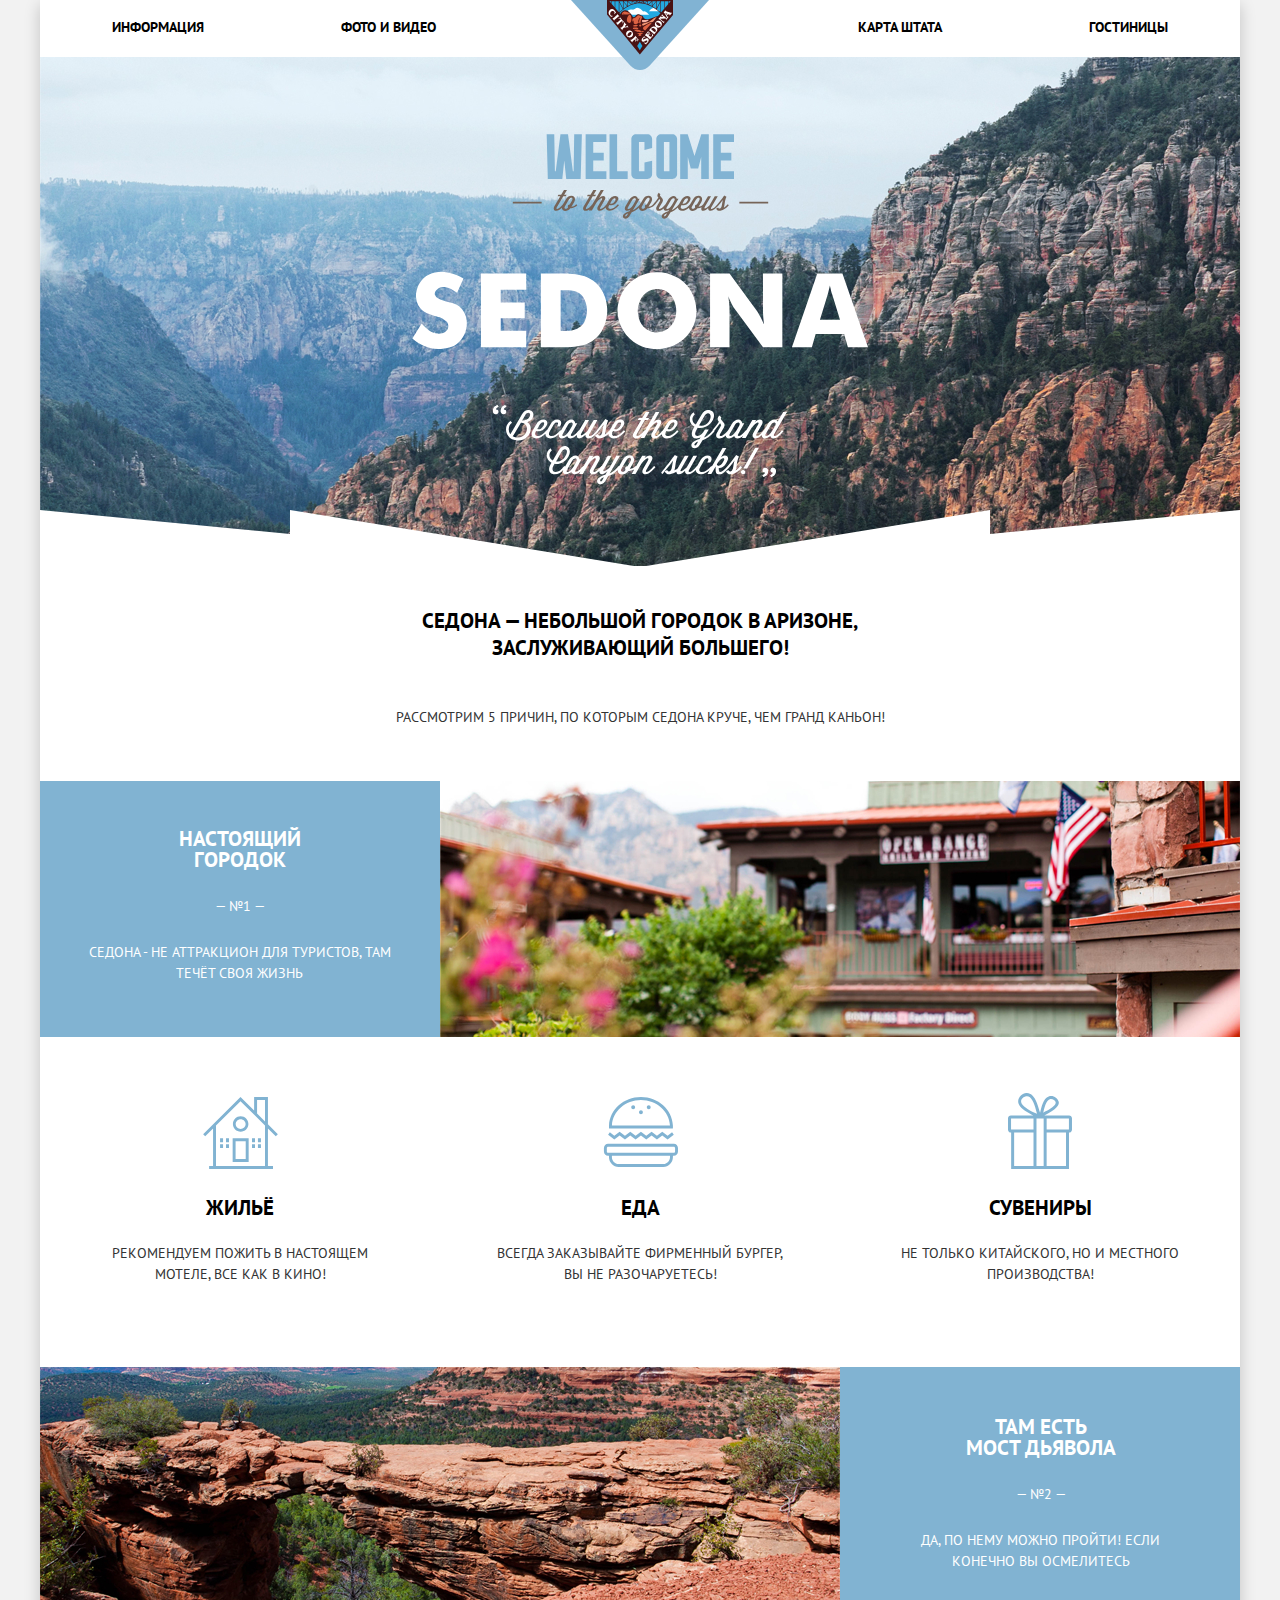
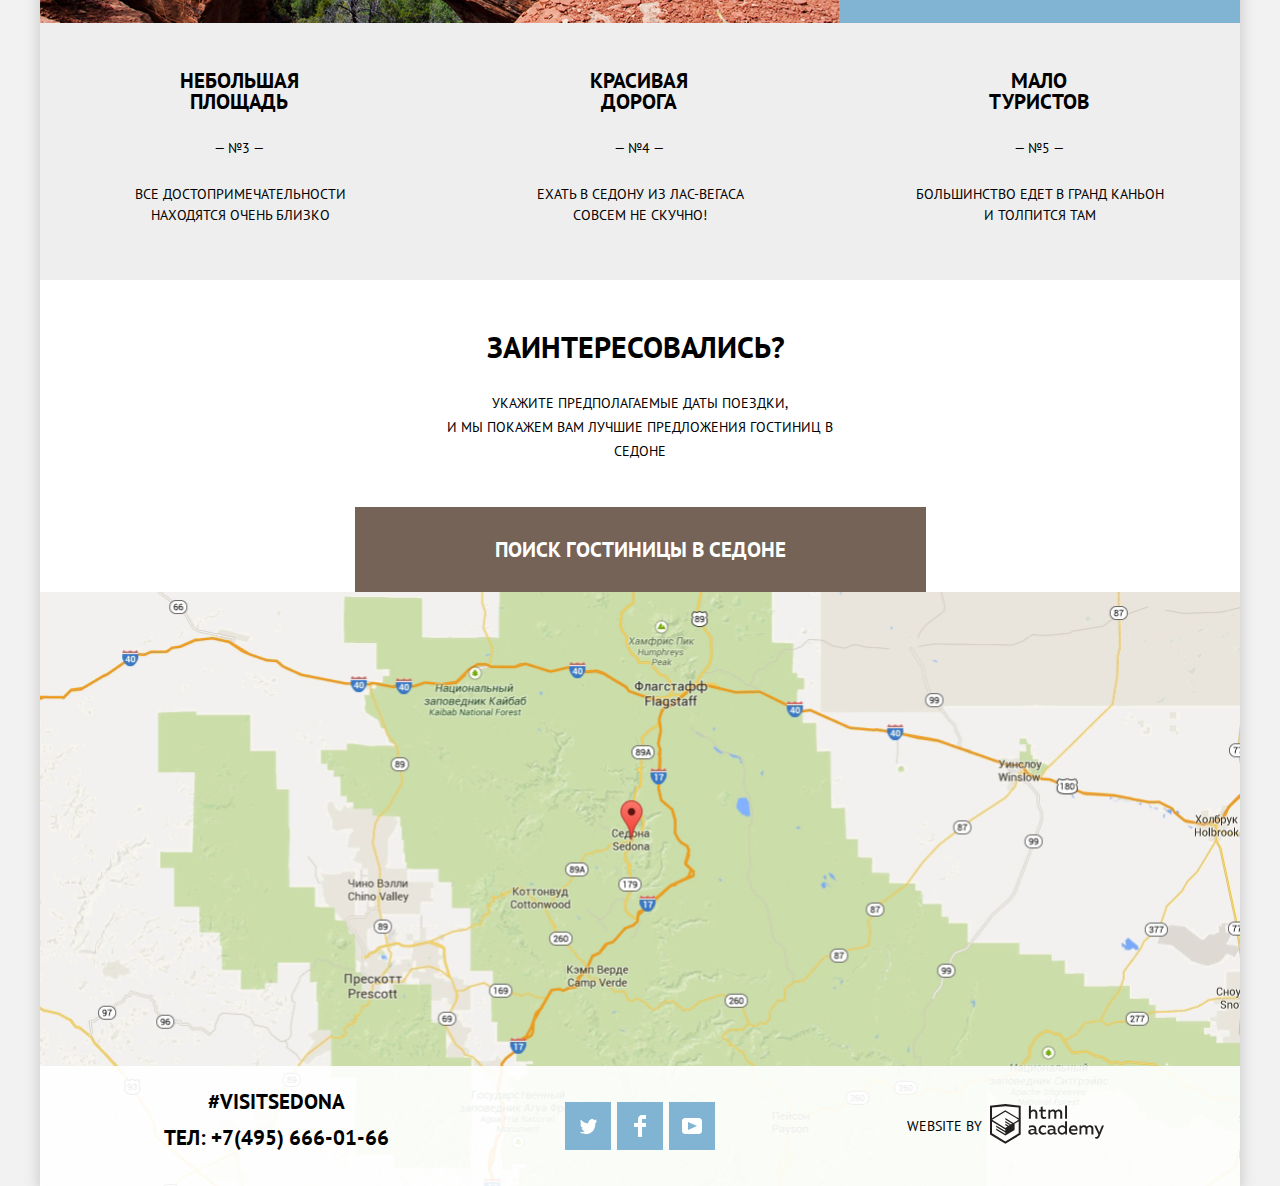
<file: index.html>
<!DOCTYPE html>
<html lang="ru" class='main-page'>

<head>
  <meta charset="utf-8">
  <link rel="stylesheet" href="./css/normalize.css">
  <link rel="stylesheet" href='./css/min.css'>
  <link rel="icon" href="favicon.ico">
  <title>Гостиницы в городке Седона</title>
</head>

<body class="page-body">
  <div class="wrapper">
    <header class="main-header">
      <nav class="main-nav">
        <a>
          <img class="logo" src="./img/logo.svg" alt="Логотип сайта Седоны" width="138" height="70">
        </a>
        <ul class="main-nav-list">
          <li class="main-nav-item"><a href="#">Информация</a></li>
          <li class="main-nav-item"><a href="#">Фото и видео</a></li>
          <li class="main-nav-item"><a href="#">Карта штата</a></li>
          <li class="main-nav-item"><a href="catalog.html">Гостиницы</a></li>
        </ul>
      </nav>
    </header>

    <main>
      <div class="intro-img">
        <img src="./img/welcome.svg" alt="Добро пожаловать в Седону" width="457" height="351" />
      </div>

      <h1 class="page-title">Седона &mdash; небольшой городок в Аризоне, заслуживающий большего!</h1>
      <p class="features-lead">Рассмотрим 5 причин, по которым Седона круче, чем Гранд Каньон!</p>

      <section class="features">

        <h2 class="visually-hidden">Причины посетить Седону</h2>

        <ol class="features-list">

          <li class="features-item features-item-big">

            <div class="features-info-first">
              <h3 class="features-item-title">Настоящий городок</h3>
              <p>Седона - не аттракцион для туристов, там течёт своя жизнь</p>
            </div>

            <img class="features-item-img" src="./img/image-house.jpg" width="800" height="256" alt="Местность Седоны">

            <ul class="features-sublist">
              <li class="features-item house">
                <h4 class="features-item-title">Жильё</h4>
                <p>Рекомендуем пожить в настоящем мотеле, все как в кино!</p>
              </li>
              <li class="features-item food">
                <h4 class="features-item-title">Еда</h4>
                <p>Всегда заказывайте фирменный бургер, вы не разочаруетесь!</p>
              </li>
              <li class="features-item souvenirs">
                <h4 class="features-item-title">Сувениры</h4>
                <p>Не только китайского, но и местного производства!</p>
              </li>

            </ul>

          </li>

          <li class="features-item features-item-big">
            <div class="features-info-second">
              <h3 class="features-item-title">Там есть мост дьявола</h3>
              <p>Да, по нему можно пройти! Если конечно вы осмелитесь</p>
            </div>
            <img class="features-item-img" src="./img/image-mountains.jpg" width="800" height="256"
              alt="Мост Дьявола в Седоне">
          </li>

          <li class="features-item-min">
            <h3 class="features-item-title">Небольшая площадь</h3>
            <p>Все достопримечательности находятся очень близко</p>
          </li>

          <li class="features-item-min">
            <h3 class="features-item-title">Красивая дорога</h3>
            <p>Ехать в Седону из Лас-Вегаса совсем не скучно!</p>
          </li>

          <li class="features-item-min">
            <h3 class="features-item-title">Мало туристов</h3>
            <p>Большинство едет в Гранд Каньон и толпится там</p>
          </li>
        </ol>


        <div class="search-form-block">
          <b class="search-form-title">Заинтересовались?</b>
          <p>Укажите предполагаемые даты поездки, <br> и мы покажем вам лучшие предложения гостиниц в
            седоне</p>

          <a href="/form.html" class="button button-search-form">Поиск гостиницы в седоне</a>

        </div>

          <form class="search-form modal-hidden" id="modal" method="get" action="https://echo.htmlacademy.ru/">

            <div class="form-info">
              <label for="arrival">Дата заезда:</label>
              <input class="input" type="text" name="arrival" id="arrival" value="24 апреля 2017">
              <button type="button" class="button button-calendar datein-cal" aria-label="Выберите дату заезда">
                <svg width="21" height="23" viewBox="0 0 21 23" fill="none" xmlns="http://www.w3.org/2000/svg">
                  <path fill-rule="evenodd" clip-rule="evenodd" d="M16.406 3.02498H19.251C20.217 3.02498 21 3.84698 21 4.86198V21.164C21 22.179 20.217 23 19.251 23H1.75C0.784 23 0 22.179 0 21.164V4.86198C0 3.84698 0.784 3.02498 1.75 3.02498H4.593V1.64798C4.593 1.26698 4.887 0.958984 5.25 0.958984C5.612 0.958984 5.906 1.26698 5.906 1.64798V3.02498H9.844V1.64798C9.844 1.26698 10.138 0.958984 10.501 0.958984C10.862 0.958984 11.156 1.26698 11.156 1.64798V3.02498H15.094V1.64798C15.094 1.26698 15.387 0.958984 15.75 0.958984C16.112 0.958984 16.406 1.26698 16.406 1.64798V3.02498ZM19.5646 21.484C19.6466 21.3979 19.691 21.2828 19.688 21.164H19.689V4.86198C19.689 4.60898 19.493 4.40298 19.252 4.40298H16.407V5.78098C16.407 6.16198 16.113 6.46998 15.751 6.46998C15.388 6.46998 15.095 6.16198 15.095 5.78098V4.40298H11.157V5.78098C11.157 6.16198 10.863 6.46998 10.502 6.46998C10.139 6.46998 9.845 6.16198 9.845 5.78098V4.40298H5.907V5.78098C5.907 6.16198 5.613 6.46998 5.251 6.46998C4.888 6.46998 4.594 6.16198 4.594 5.78098V4.40298H1.75C1.50263 4.40953 1.30696 4.61458 1.312 4.86198V21.164C1.30696 21.4114 1.50263 21.6164 1.75 21.623H19.251C19.3698 21.6201 19.4826 21.5701 19.5646 21.484Z" fill="#A9A9A9"/>
                  <path fill-rule="evenodd" clip-rule="evenodd" d="M4.59399 9.2251H7.21899V11.2911H4.59399V9.2251ZM4.59399 12.6681H7.21899V14.7351H4.59399V12.6681ZM7.21899 16.1121H4.59399V18.1781H7.21899V16.1121ZM9.18799 16.1121H11.813V18.1781H9.18799V16.1121ZM11.813 12.6681H9.18799V14.7351H11.813V12.6681ZM9.18799 9.2251H11.813V11.2911H9.18799V9.2251ZM16.406 16.1121H13.781V18.1781H16.406V16.1121ZM13.781 12.6681H16.406V14.7351H13.781V12.6681ZM16.406 9.2251H13.781V11.2911H16.406V9.2251Z" fill="#A9A9A9"/>
                </svg>
              </button>
            </div>

            <div class="form-info">
              <label for="departure">Дата выезда:</label>
              <input class="input" type="text" name="departure" id="departure" value="4 июля 2017">
              <button type="button" class="button button-calendar dateout-cal" aria-label="Выберите дату выезда">
                <svg width="21" height="23" viewBox="0 0 21 23" fill="none" xmlns="http://www.w3.org/2000/svg">
                  <path fill-rule="evenodd" clip-rule="evenodd" d="M16.406 3.02498H19.251C20.217 3.02498 21 3.84698 21 4.86198V21.164C21 22.179 20.217 23 19.251 23H1.75C0.784 23 0 22.179 0 21.164V4.86198C0 3.84698 0.784 3.02498 1.75 3.02498H4.593V1.64798C4.593 1.26698 4.887 0.958984 5.25 0.958984C5.612 0.958984 5.906 1.26698 5.906 1.64798V3.02498H9.844V1.64798C9.844 1.26698 10.138 0.958984 10.501 0.958984C10.862 0.958984 11.156 1.26698 11.156 1.64798V3.02498H15.094V1.64798C15.094 1.26698 15.387 0.958984 15.75 0.958984C16.112 0.958984 16.406 1.26698 16.406 1.64798V3.02498ZM19.5646 21.484C19.6466 21.3979 19.691 21.2828 19.688 21.164H19.689V4.86198C19.689 4.60898 19.493 4.40298 19.252 4.40298H16.407V5.78098C16.407 6.16198 16.113 6.46998 15.751 6.46998C15.388 6.46998 15.095 6.16198 15.095 5.78098V4.40298H11.157V5.78098C11.157 6.16198 10.863 6.46998 10.502 6.46998C10.139 6.46998 9.845 6.16198 9.845 5.78098V4.40298H5.907V5.78098C5.907 6.16198 5.613 6.46998 5.251 6.46998C4.888 6.46998 4.594 6.16198 4.594 5.78098V4.40298H1.75C1.50263 4.40953 1.30696 4.61458 1.312 4.86198V21.164C1.30696 21.4114 1.50263 21.6164 1.75 21.623H19.251C19.3698 21.6201 19.4826 21.5701 19.5646 21.484Z" fill="#A9A9A9"/>
                  <path fill-rule="evenodd" clip-rule="evenodd" d="M4.59399 9.2251H7.21899V11.2911H4.59399V9.2251ZM4.59399 12.6681H7.21899V14.7351H4.59399V12.6681ZM7.21899 16.1121H4.59399V18.1781H7.21899V16.1121ZM9.18799 16.1121H11.813V18.1781H9.18799V16.1121ZM11.813 12.6681H9.18799V14.7351H11.813V12.6681ZM9.18799 9.2251H11.813V11.2911H9.18799V9.2251ZM16.406 16.1121H13.781V18.1781H16.406V16.1121ZM13.781 12.6681H16.406V14.7351H13.781V12.6681ZM16.406 9.2251H13.781V11.2911H16.406V9.2251Z" fill="#A9A9A9"/>
                </svg>
              </button>
              </div>

            <div class="form-info counts-block">
              <label for="adults-number" aria-label="Выберите количество взрослых">Взрослые:</label>
              <div class="adults-count">
                <button type="button" class="button form-counter" id="adults-minus" aria-label="Уменьшить количество взрослых">
                  <svg aria-hidden="true" focusable="false" width="12" height="3" xmlns="http://www.w3.org/2000/svg">
                    <path fill="#A9A9A9" d="M0 0h12v3H0z"/>
                  </svg>
                </button>

                <input class="input" type="text" value="2" name="adults" id="adults-number">

                <button type="button" class="button form-counter" id="adults-plus" aria-label="Увеличить количество взрослых">
                  <svg aria-hidden="true" focusable="false" width="11" height="11"  xmlns="http://www.w3.org/2000/svg">
                    <path clip-rule="evenodd" d="M4.23 6.77V11h2.54V6.77H11V4.23H6.77V0H4.23v4.23H0v2.54h4.23z" fill="#A9A9A9"/>
                  </svg>
                </button>
              </div>

              <label for="childrens-number" aria-label="Выберите количество детей">Дети:</label>

              <div class="childrens-count">
                <button type="button" class="button form-counter" id="children-minus" aria-label="Уменьшить количество детей">
                  <svg aria-hidden="true" focusable="false" width="12" height="3" xmlns="http://www.w3.org/2000/svg">
                    <path fill="#A9A9A9" d="M0 0h12v3H0z"/>
                  </svg>
                </button>

                <input class="input" type="text" value="0" name="childrens" id="childrens-number">

                <button type="button" class="button form-counter" id="children-plus" aria-label="Увеличить количество детей">
                  <svg aria-hidden="true" focusable="false" width="11" height="11" xmlns="http://www.w3.org/2000/svg">
                    <path clip-rule="evenodd" d="M4.23 6.77V11h2.54V6.77H11V4.23H6.77V0H4.23v4.23H0v2.54h4.23z" fill="#A9A9A9"/>
                  </svg>
                </button>
              </div>

            </div>
            <button type="submit" class="button to-find">Найти</button>
          </form>
      </section>

    </main>

    <footer class="index-footer">
      <div class="index-footer-map" id="map">
        <iframe src="https://www.google.com/maps/embed?pb=!1m18!1m12!1m3!1d24251.513443435008!2d-111.78184863849302!3d34.868655690109925!2m3!1f0!2f0!3f0!3m2!1i1024!2i768!4f13.1!3m3!1m2!1s0x872da15809a0dee3%3A0x22ca556fbe412052!2sSedona%20%2F%20Red%20Rock%20Country!5e0!3m2!1sru!2sby!4v1615396646571!5m2!1sru!2sby"  width="1200" height="594" allowfullscreen title="Карта местности Седоны">
        </iframe>
      </div>

      <div class="contacts index-contacts">
        <div class="footer-contacts">
          <p>#visitSedona</p>
          <a href="tel:+74956660166">Тел: +7(495) 666-01-66</a>
        </div>

        <ul class="social-list">

          <li class="social-item">
            <a class="social-link twitter" href="#" aria-label="Седона в Twitter">
            </a>
          </li>

          <li class="social-item">
            <a class="social-link facebook" href="#" aria-label="Седона в FaceBook">
            </a>
          </li>

          <li class="social-item">
            <a class="social-link youtube" href="#" aria-label="Седона в YouTube">
            </a>
          </li>
        </ul>

        <p class="copyright">
          website by &nbsp;
          <a class="copyright-logo" href="https://up.htmlacademy.ru/htmlcss/30" aria-label="Ссылка на сайт разработчика">
            <svg class="svg-html" width="115" height="41" viewBox="0 0 115 41"
              xmlns="http://www.w3.org/2000/svg">
              <path fill-rule="evenodd" clip-rule="evenodd"
                d="M15.5197 1.05737H15.3509L0 2.71895V31.4945L15.3509 40.8382L30.7018 31.4945V2.71895L15.5197 1.05737ZM77.0183 2.62185H75.0876V15.7311H77.0183V2.62185ZM40.8619 2.63264V7.76843C41.6131 6.9864 42.6386 6.5436 43.7105 6.53843C44.6823 6.47908 45.6329 6.84495 46.3253 7.54479C47.0177 8.24462 47.3866 9.21244 47.3399 10.2068V15.7634H45.367V10.4658C45.4231 9.94897 45.2754 9.43059 44.9566 9.02553C44.6377 8.62047 44.174 8.36218 43.6683 8.3079H43.3518C42.3456 8.36979 41.4321 8.9295 40.9041 9.80764V15.7634H38.8995V2.63264H40.8619ZM77.0183 31.4837H75.2775V30.0595C74.4828 31.1353 73.23 31.7538 71.9119 31.7211C69.4751 31.5528 67.5825 29.4822 67.5825 26.9845C67.5825 24.4867 69.4751 22.4162 71.9119 22.2479C73.1195 22.2052 74.2818 22.7203 75.0771 23.6505V18.3205H77.0183V31.4837ZM47.0656 30.0595C47.263 30.0515 47.4583 30.0152 47.6459 29.9516V31.3866C47.2482 31.5404 46.826 31.6172 46.4009 31.6132C45.6482 31.6769 44.9394 31.2429 44.639 30.5342C43.7036 31.31 42.5302 31.7227 41.3261 31.6995C39.733 31.6995 38.256 30.804 38.256 28.9482C38.256 26.65 40.3661 25.9379 42.1702 25.9379C42.9402 25.9505 43.707 26.0408 44.4596 26.2076V25.884C44.4596 24.805 43.6578 23.9742 42.1491 23.9742C41.0585 23.9764 39.9804 24.2116 38.9839 24.6647V22.8305C40.0678 22.451 41.204 22.2506 42.3495 22.2371C44.8394 22.2371 46.3693 23.4455 46.3693 26.1753V29.4121C46.3546 29.5668 46.401 29.721 46.4981 29.8406C46.5951 29.9601 46.7349 30.035 46.8862 30.0487H47.0656V30.0595ZM40.2711 28.8403C40.298 29.229 40.4761 29.5905 40.7655 29.844C41.055 30.0974 41.4317 30.2217 41.8115 30.189H41.9275C42.8819 30.1906 43.7973 29.8022 44.4702 29.11V27.5779C43.842 27.4414 43.2026 27.3655 42.5605 27.3513C41.5055 27.3513 40.2817 27.7074 40.2817 28.8403H40.2711ZM56.0229 22.9384C55.1962 22.4632 54.2596 22.2246 53.3115 22.2479H52.9422C51.7332 22.2873 50.5891 22.8166 49.7619 23.7192C48.9347 24.6218 48.4923 25.8236 48.5321 27.06V27.5024C48.6957 30.0004 50.805 31.8921 53.2482 31.7318C54.2519 31.7555 55.2477 31.5452 56.1601 31.1168V29.2718C55.3769 29.7215 54.4945 29.9591 53.5963 29.9624C52.5199 30.0288 51.4963 29.4793 50.9385 28.5356C50.3806 27.5918 50.3806 26.4095 50.9385 25.4658C51.4963 24.522 52.5199 23.9725 53.5963 24.039C54.461 24.0357 55.3066 24.2989 56.0229 24.7942V22.9384ZM66.1514 30.0595C66.3488 30.0515 66.5441 30.0152 66.7317 29.9516V31.3866C66.334 31.5404 65.9118 31.6172 65.4867 31.6132C64.734 31.6769 64.0252 31.2429 63.7248 30.5342C62.7894 31.31 61.616 31.7227 60.4119 31.6995C58.8188 31.6995 57.3417 30.804 57.3417 28.9482C57.3417 26.65 59.4518 25.9379 61.256 25.9379C62.0259 25.9505 62.7928 26.0408 63.5454 26.2076V25.884C63.5454 24.805 62.7436 23.9742 61.2349 23.9742C60.1443 23.9764 59.0662 24.2116 58.0697 24.6647V22.8305C59.1536 22.451 60.2897 22.2506 61.4353 22.2371C63.9252 22.2371 65.455 23.4455 65.455 26.1753V29.4121C65.4404 29.5668 65.4868 29.721 65.5838 29.8406C65.6809 29.9601 65.8207 30.035 65.972 30.0487H66.1514V30.0595ZM59.855 29.8481C59.5632 29.5943 59.3837 29.2311 59.3569 28.8403H59.378C59.378 27.7074 60.5385 27.3513 61.6569 27.3513C62.299 27.3655 62.9383 27.4414 63.5665 27.5779V29.11C62.8937 29.8022 61.9782 30.1906 61.0239 30.189H60.9078C60.5263 30.2247 60.1469 30.1019 59.855 29.8481ZM69.3271 26.9305C69.3271 25.2859 70.6308 23.9526 72.239 23.9526L72.2601 24.0066C73.4742 24.0066 74.5742 24.7382 75.0665 25.8732V28.0311C74.5856 29.1871 73.4673 29.9296 72.239 29.9084C70.6308 29.9084 69.3271 28.5752 69.3271 26.9305ZM83.3486 22.2479C86.8408 22.2479 88.0541 25.1395 87.4844 27.7397H80.922C81.1436 29.3582 82.6839 30.0163 84.2876 30.0163C85.2509 30.0196 86.2027 29.8021 87.0729 29.3797V31.1061C86.0736 31.5421 84.9939 31.7519 83.9078 31.7211C81.2385 31.7211 78.8963 30.189 78.8963 26.9521C78.8362 25.7502 79.2482 24.5736 80.0408 23.6841C80.8334 22.7945 81.9408 22.2658 83.1165 22.2155H83.3486V22.2479ZM80.8693 26.1753C80.9704 24.8237 82.1216 23.8104 83.4436 23.9095H83.4858C84.1064 23.8531 84.7196 24.08 85.1612 24.5295C85.6028 24.979 85.8275 25.6051 85.7752 26.24H80.8693V26.1753ZM89.489 31.4621V22.4961H91.2298V23.575C91.9777 22.7197 93.041 22.2229 94.1628 22.2047C95.2951 22.1328 96.3712 22.7163 96.9482 23.7153C97.7407 22.8335 98.8477 22.3161 100.018 22.2803C100.952 22.2327 101.859 22.6011 102.507 23.2901C103.154 23.9792 103.478 24.9213 103.394 25.8732V31.4837H101.39V25.9271C101.437 25.4734 101.306 25.0191 101.024 24.6647C100.743 24.3104 100.336 24.0852 99.8917 24.039H99.6174C98.7512 24.0941 97.9525 24.536 97.4335 25.2474V31.4837H95.4289V25.9271C95.4728 25.47 95.3357 25.0139 95.0481 24.6611C94.7606 24.3082 94.3467 24.088 93.8991 24.0497H93.6881C92.7466 24.1344 91.8915 24.6449 91.3564 25.4416V31.5161H89.5312L89.489 31.4621ZM113.977 22.4745H111.972L109.324 29.2718L106.306 22.4853H104.196L108.417 31.5484L108.237 32.0016C107.72 33.3611 107.003 34.0516 106.053 34.0516C105.75 34.0548 105.447 34.0112 105.156 33.9221V35.6161C105.536 35.7125 105.926 35.7632 106.317 35.7671C107.646 35.7671 108.902 35.0226 109.851 32.6813L113.977 22.4745ZM52.689 6.78658V3.54974L50.7266 4.01369V6.73264H49.144V8.49132H50.7899V12.9905C50.7231 13.817 51.0244 14.6301 51.61 15.2038C52.1955 15.7775 53.0028 16.0505 53.8073 15.9468C54.5996 15.9535 55.3875 15.8259 56.139 15.5692V13.8429C55.5727 14.0781 54.9672 14.199 54.356 14.199C53.2165 14.199 52.689 13.8105 52.689 12.6237V8.5129H55.8541V6.78658H52.689ZM58.3862 15.7526V6.75421H60.1376V7.83316C60.8811 6.97655 61.9403 6.476 63.0601 6.45211C64.1624 6.38099 65.2146 6.93142 65.8032 7.88711C66.5958 7.00534 67.7028 6.48794 68.8734 6.45211C69.8138 6.41462 70.7233 6.79859 71.364 7.50353C72.0046 8.20846 72.3126 9.16418 72.2073 10.1205V15.7418H70.2028V10.1853C70.2499 9.73151 70.1184 9.27721 69.8373 8.92287C69.5561 8.56853 69.1485 8.34334 68.7046 8.29711H68.4619C67.5957 8.35228 66.797 8.7942 66.278 9.50553V15.7418H64.2734V10.1853C64.3206 9.73151 64.1891 9.27721 63.9079 8.92287C63.6268 8.56853 63.2191 8.34334 62.7752 8.29711H62.5326C61.5911 8.38181 60.736 8.89229 60.2009 9.68895V15.7634H58.3862V15.7526ZM28.6972 30.3033L28.7078 30.2968L28.6972 30.3184V30.3033ZM28.6972 18.3205V30.3033L15.3509 38.4321L2.00459 30.3184V18.5147L15.2876 26.6068V28.0311L6.18257 22.5284V23.9418L15.3404 29.5632V31.0629L6.19312 25.4955V26.9521L15.3509 32.5734L24.5826 26.9197V20.8129L28.6972 18.3205ZM28.7078 16.7776L25.0362 18.9355L23.3482 20.0145L15.3087 15.0837V16.4971L22.156 20.7266L22.0083 20.8237L20.9532 21.4063L15.2876 17.9537V19.3995L19.761 22.1184L18.706 22.8413L15.3298 20.7913V22.2047L17.5454 23.5426L15.2982 24.9021L2.11009 16.864L15.3087 8.72869L28.7078 16.7776ZM15.2876 7.27211L28.7078 15.3534V4.56395L15.3615 3.12895L2.01514 4.56395V15.3534L15.2876 7.27211Z"/>
            </svg>
          </a>
        </p>
      </div>
    </footer>
  </div>
  <script src="./js/min.js"></script>
</body>

</html>
</file>
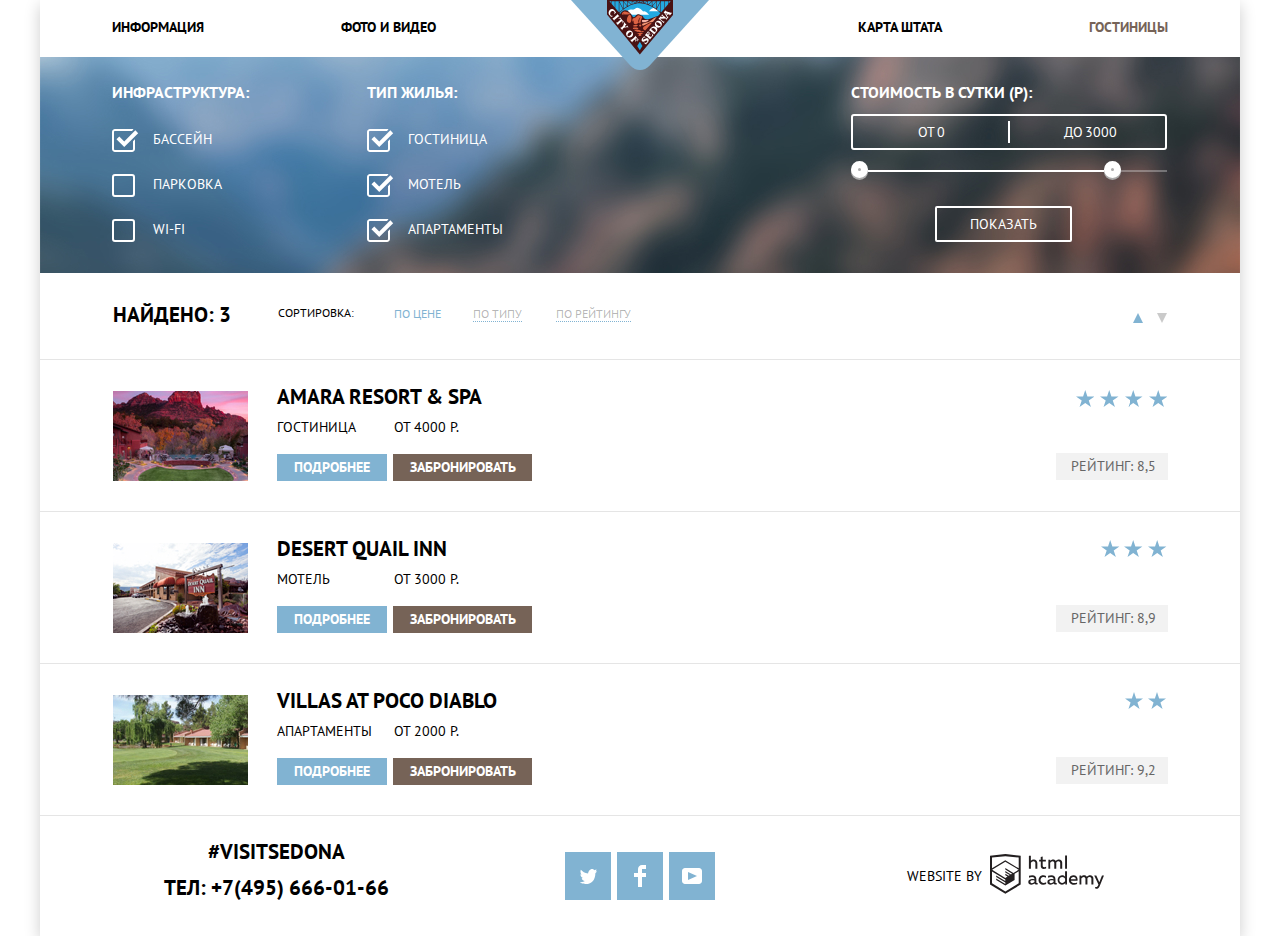
<file: catalog.html>
<!DOCTYPE html>
<html lang="ru" class='main-page'>

<head>
  <meta charset="utf-8">
  <link rel="stylesheet" href="./css/normalize.css">
  <link rel="stylesheet" href='./css/min.css'>
  <link rel="icon" href="favicon.ico">
  <title>Поиск гостиницы в городке Седона</title>
</head>

<body class="page-body catalog">
  <div class="wrapper">
  <header class="main-header">
    <nav class="main-nav">
      <a href="index.html">
        <img class="logo" src="./img/logo.svg" alt="Логотип сайта Седоны" width="138" height="70">
      </a>
      <ul class="main-nav-list">
        <li class="main-nav-item"><a href="#">Информация</a></li>
        <li class="main-nav-item"><a href="#">Фото и видео</a></li>
        <li class="main-nav-item"><a href="#">Карта штата</a></li>
        <li class="main-nav-item"><a class="active">Гостиницы</a></li>
      </ul>
    </nav>
  </header>

  <main>
    <h2 class="visually-hidden"> гостиницы в Седоне </h2>
    <form class="filter-form" action="https://echo.htmlacademy.ru" method="get">
      <fieldset class="filter-form-group">
        <legend class="filter-form-title">Инфраструктура:</legend>

        <ul class="filter-form-list">
          <li class="filter-form-item">
            <input class="visually-hidden input-checkbox" type="checkbox" name="pool" id="pool" value="бассейн" checked>
            <label class="label-filter" for="pool">Бассейн</label>
          </li>
          <li class="filter-form-item">
            <input class="visually-hidden input-checkbox" type="checkbox" name="parking" id="parking" value="парковка">
            <label class="label-filter" for="parking">Парковка</label>
          </li>
          <li class="filter-form-item">
            <input class="visually-hidden input-checkbox" type="checkbox" name="wifi" id="wifi" value="wi-fi">
            <label class="label-filter" for="wifi">Wi-Fi</label>
          </li>
        </ul>
      </fieldset>

      <fieldset class="filter-form-group">
        <legend class="filter-form-title">Тип жилья:</legend>

        <ul class="filter-form-list">
          <li class="filter-form-item">
            <input class="visually-hidden input-checkbox" type="checkbox" name="hotel" id="hotel" value="гостиница" checked>
            <label class="label-filter" for="hotel">Гостиница</label>
          </li>
          <li class="filter-form-item">
            <input class="visually-hidden input-checkbox" type="checkbox" name="motel" id="motel" value="мотель" checked>
            <label class="label-filter" for="motel">Мотель</label>
          </li>
          <li class="filter-form-item">
            <input class="visually-hidden input-checkbox" type="checkbox" name="apartments" id="apartments" value="апартаменты" checked>
            <label class="label-filter" for="apartments">Апартаменты</label>
          </li>
        </ul>
      </fieldset>


      <fieldset class="filter-form-price">
        <legend class="filter-form-title">Стоимость в сутки (Р):</legend>

        <div class="price-range">
          <label class="min-price">От<input class="price-input" value="0">
          </label>
          <label class="max-price">До<input class="price-input" value="3000">
          </label>
        </div>
        <div class="price-range-filter">
          <div class="price-range-controls">
            <div class="price-bar"></div>
          </div>
          <span class="toggle toogle-min" tabindex="0"></span>
          <span class="toggle toogle-max" tabindex="3000"></span>
        </div>
        <button class="button filter-form-button" type="submit">Показать</button>
      </fieldset>
    </form>

    <section>
      <div class="sorting">
        <p class="sorting-results">Найдено: 3</p>
        <span class="sorting-title">Сортировка:</span>
        <ul class="sorting-list">
          <li class="sorting-item">
            <a class="sorting-link active-sorting" href="#">По цене</a>
          </li>
          <li class="sorting-item">
            <a class="sorting-link" href="#">По типу</a>
          </li>
          <li class="sorting-item">
            <a class="sorting-link" href="#">По рейтингу</a>
          </li>
        </ul>
        <div class="sorting-order">
          <a href="#" class="link-top link-top-active" aria-label="Сортировка по возрастанию"></a>
          <a href="#" class="link-bottom" aria-label="Сортировка по убыванию"></a>
        </div>
      </div>

      <ul class="hotels">
        <li class="hotel-item">
          <a class="hotel-img-link" href="#">
            <img class="hotel-item-img" src="./img/hotel-1.jpg" width="135" height="90"
              alt="гостиница Amara Resort & Spa">
          </a>
          <div class="about-hotel">
            <h3 class="hotel-item-name">
              <a class="hotel-name-link" href="#">Amara Resort & Spa</a>
            </h3>

            <div class="hotel-info">
                <p class="hotel-item-text">Гостиница</p>
                <p class="hotel-item-text">от 4000 р.</p>
                <a class="button button-light" href="#">Подробнее</a>
                <a class="button button-dark" href="#">Забронировать</a>
            </div>
          </div>

          <div class="rating-wrapper">
            <span class="hotel-stars-4"></span>
            <p class="hotel-item-rating">Рейтинг: 8,5</p>
          </div>
        </li>

        <li class="hotel-item">
          <a class="hotel-img-link" href="#">
            <img class="hotels-photo" src="./img/hotel-2.jpg" width="135" height="90" alt="мотель Desert Quail Inn">
          </a>
          <div class="about-hotel">
            <h3 class="hotel-item-name">
              <a class="hotel-name-link" href="#">Desert Quail Inn</a>
            </h3>
            <div class="hotel-info">
                <p class="hotel-item-text">Мотель</p>
                <p class="hotel-item-text">От 3000 р.</p>
                <a class="button button-light" href="#">Подробнее</a>
                <a class="button button-dark" href="#">Забронировать</a>
              </div>
          </div>
          <div class="rating-wrapper">
            <span class="hotel-stars-3"></span>
            <p class="hotel-item-rating">Рейтинг: 8,9</p>
          </div>
        </li>

        <li class="hotel-item">
          <a class="hotel-img-link" href="#">
            <img class="hotels-photo" src="./img/hotel-3.jpg" width="135" height="90"
              alt="апартаменты Villas at Poco Diablo">
          </a>
          <div class="about-hotel">
            <h3 class="hotel-item-name">
              <a class="hotel-name-link" href="#">Villas at Poco Diablo</a>
            </h3>
            <div class="hotel-info">
                <p class="hotel-item-text">Апартаменты</p>
                <p class="hotel-item-text"> от 2000 р.</p>
                <a class="button button-light" href="#">Подробнее</a>
                <a class="button button-dark" href="#">Забронировать</a>
            </div>
          </div>
          <div class="rating-wrapper">
            <span class="hotel-stars-2"></span>
            <p class="hotel-item-rating">Рейтинг: 9,2</p>
          </div>
        </li>
      </ul>
    </section>
  </main>

  <footer class="footer">

    <div class="contacts contacts-catalog">
      <div class="footer-contacts">
        <p>#visitSedona</p>
        <a href="tel:+74956660166">Тел: +7(495) 666-01-66</a>
      </div>

      <ul class="social-list">

        <li class="social-item">
          <a class="social-link twitter" href="#" aria-label="Седона в Twitter">
          </a>
        </li>

        <li class="social-item">
          <a class="social-link facebook" href="#" aria-label="Седона в Facebook">
          </a>
        </li>

        <li class="social-item">
          <a class="social-link youtube" href="#" aria-label="Седона в YouTebe">
          </a></li>
      </ul>

      <p class="copyright">
        website by &nbsp;
        <a class="copyright-logo" href="https://up.htmlacademy.ru/htmlcss/30" aria-label="Ссылка на сайт разработчика">
          <svg class="svg-html" width="115" height="41" viewBox="0 0 115 41"
            xmlns="http://www.w3.org/2000/svg">
            <path fill-rule="evenodd" clip-rule="evenodd"
              d="M15.5197 1.05737H15.3509L0 2.71895V31.4945L15.3509 40.8382L30.7018 31.4945V2.71895L15.5197 1.05737ZM77.0183 2.62185H75.0876V15.7311H77.0183V2.62185ZM40.8619 2.63264V7.76843C41.6131 6.9864 42.6386 6.5436 43.7105 6.53843C44.6823 6.47908 45.6329 6.84495 46.3253 7.54479C47.0177 8.24462 47.3866 9.21244 47.3399 10.2068V15.7634H45.367V10.4658C45.4231 9.94897 45.2754 9.43059 44.9566 9.02553C44.6377 8.62047 44.174 8.36218 43.6683 8.3079H43.3518C42.3456 8.36979 41.4321 8.9295 40.9041 9.80764V15.7634H38.8995V2.63264H40.8619ZM77.0183 31.4837H75.2775V30.0595C74.4828 31.1353 73.23 31.7538 71.9119 31.7211C69.4751 31.5528 67.5825 29.4822 67.5825 26.9845C67.5825 24.4867 69.4751 22.4162 71.9119 22.2479C73.1195 22.2052 74.2818 22.7203 75.0771 23.6505V18.3205H77.0183V31.4837ZM47.0656 30.0595C47.263 30.0515 47.4583 30.0152 47.6459 29.9516V31.3866C47.2482 31.5404 46.826 31.6172 46.4009 31.6132C45.6482 31.6769 44.9394 31.2429 44.639 30.5342C43.7036 31.31 42.5302 31.7227 41.3261 31.6995C39.733 31.6995 38.256 30.804 38.256 28.9482C38.256 26.65 40.3661 25.9379 42.1702 25.9379C42.9402 25.9505 43.707 26.0408 44.4596 26.2076V25.884C44.4596 24.805 43.6578 23.9742 42.1491 23.9742C41.0585 23.9764 39.9804 24.2116 38.9839 24.6647V22.8305C40.0678 22.451 41.204 22.2506 42.3495 22.2371C44.8394 22.2371 46.3693 23.4455 46.3693 26.1753V29.4121C46.3546 29.5668 46.401 29.721 46.4981 29.8406C46.5951 29.9601 46.7349 30.035 46.8862 30.0487H47.0656V30.0595ZM40.2711 28.8403C40.298 29.229 40.4761 29.5905 40.7655 29.844C41.055 30.0974 41.4317 30.2217 41.8115 30.189H41.9275C42.8819 30.1906 43.7973 29.8022 44.4702 29.11V27.5779C43.842 27.4414 43.2026 27.3655 42.5605 27.3513C41.5055 27.3513 40.2817 27.7074 40.2817 28.8403H40.2711ZM56.0229 22.9384C55.1962 22.4632 54.2596 22.2246 53.3115 22.2479H52.9422C51.7332 22.2873 50.5891 22.8166 49.7619 23.7192C48.9347 24.6218 48.4923 25.8236 48.5321 27.06V27.5024C48.6957 30.0004 50.805 31.8921 53.2482 31.7318C54.2519 31.7555 55.2477 31.5452 56.1601 31.1168V29.2718C55.3769 29.7215 54.4945 29.9591 53.5963 29.9624C52.5199 30.0288 51.4963 29.4793 50.9385 28.5356C50.3806 27.5918 50.3806 26.4095 50.9385 25.4658C51.4963 24.522 52.5199 23.9725 53.5963 24.039C54.461 24.0357 55.3066 24.2989 56.0229 24.7942V22.9384ZM66.1514 30.0595C66.3488 30.0515 66.5441 30.0152 66.7317 29.9516V31.3866C66.334 31.5404 65.9118 31.6172 65.4867 31.6132C64.734 31.6769 64.0252 31.2429 63.7248 30.5342C62.7894 31.31 61.616 31.7227 60.4119 31.6995C58.8188 31.6995 57.3417 30.804 57.3417 28.9482C57.3417 26.65 59.4518 25.9379 61.256 25.9379C62.0259 25.9505 62.7928 26.0408 63.5454 26.2076V25.884C63.5454 24.805 62.7436 23.9742 61.2349 23.9742C60.1443 23.9764 59.0662 24.2116 58.0697 24.6647V22.8305C59.1536 22.451 60.2897 22.2506 61.4353 22.2371C63.9252 22.2371 65.455 23.4455 65.455 26.1753V29.4121C65.4404 29.5668 65.4868 29.721 65.5838 29.8406C65.6809 29.9601 65.8207 30.035 65.972 30.0487H66.1514V30.0595ZM59.855 29.8481C59.5632 29.5943 59.3837 29.2311 59.3569 28.8403H59.378C59.378 27.7074 60.5385 27.3513 61.6569 27.3513C62.299 27.3655 62.9383 27.4414 63.5665 27.5779V29.11C62.8937 29.8022 61.9782 30.1906 61.0239 30.189H60.9078C60.5263 30.2247 60.1469 30.1019 59.855 29.8481ZM69.3271 26.9305C69.3271 25.2859 70.6308 23.9526 72.239 23.9526L72.2601 24.0066C73.4742 24.0066 74.5742 24.7382 75.0665 25.8732V28.0311C74.5856 29.1871 73.4673 29.9296 72.239 29.9084C70.6308 29.9084 69.3271 28.5752 69.3271 26.9305ZM83.3486 22.2479C86.8408 22.2479 88.0541 25.1395 87.4844 27.7397H80.922C81.1436 29.3582 82.6839 30.0163 84.2876 30.0163C85.2509 30.0196 86.2027 29.8021 87.0729 29.3797V31.1061C86.0736 31.5421 84.9939 31.7519 83.9078 31.7211C81.2385 31.7211 78.8963 30.189 78.8963 26.9521C78.8362 25.7502 79.2482 24.5736 80.0408 23.6841C80.8334 22.7945 81.9408 22.2658 83.1165 22.2155H83.3486V22.2479ZM80.8693 26.1753C80.9704 24.8237 82.1216 23.8104 83.4436 23.9095H83.4858C84.1064 23.8531 84.7196 24.08 85.1612 24.5295C85.6028 24.979 85.8275 25.6051 85.7752 26.24H80.8693V26.1753ZM89.489 31.4621V22.4961H91.2298V23.575C91.9777 22.7197 93.041 22.2229 94.1628 22.2047C95.2951 22.1328 96.3712 22.7163 96.9482 23.7153C97.7407 22.8335 98.8477 22.3161 100.018 22.2803C100.952 22.2327 101.859 22.6011 102.507 23.2901C103.154 23.9792 103.478 24.9213 103.394 25.8732V31.4837H101.39V25.9271C101.437 25.4734 101.306 25.0191 101.024 24.6647C100.743 24.3104 100.336 24.0852 99.8917 24.039H99.6174C98.7512 24.0941 97.9525 24.536 97.4335 25.2474V31.4837H95.4289V25.9271C95.4728 25.47 95.3357 25.0139 95.0481 24.6611C94.7606 24.3082 94.3467 24.088 93.8991 24.0497H93.6881C92.7466 24.1344 91.8915 24.6449 91.3564 25.4416V31.5161H89.5312L89.489 31.4621ZM113.977 22.4745H111.972L109.324 29.2718L106.306 22.4853H104.196L108.417 31.5484L108.237 32.0016C107.72 33.3611 107.003 34.0516 106.053 34.0516C105.75 34.0548 105.447 34.0112 105.156 33.9221V35.6161C105.536 35.7125 105.926 35.7632 106.317 35.7671C107.646 35.7671 108.902 35.0226 109.851 32.6813L113.977 22.4745ZM52.689 6.78658V3.54974L50.7266 4.01369V6.73264H49.144V8.49132H50.7899V12.9905C50.7231 13.817 51.0244 14.6301 51.61 15.2038C52.1955 15.7775 53.0028 16.0505 53.8073 15.9468C54.5996 15.9535 55.3875 15.8259 56.139 15.5692V13.8429C55.5727 14.0781 54.9672 14.199 54.356 14.199C53.2165 14.199 52.689 13.8105 52.689 12.6237V8.5129H55.8541V6.78658H52.689ZM58.3862 15.7526V6.75421H60.1376V7.83316C60.8811 6.97655 61.9403 6.476 63.0601 6.45211C64.1624 6.38099 65.2146 6.93142 65.8032 7.88711C66.5958 7.00534 67.7028 6.48794 68.8734 6.45211C69.8138 6.41462 70.7233 6.79859 71.364 7.50353C72.0046 8.20846 72.3126 9.16418 72.2073 10.1205V15.7418H70.2028V10.1853C70.2499 9.73151 70.1184 9.27721 69.8373 8.92287C69.5561 8.56853 69.1485 8.34334 68.7046 8.29711H68.4619C67.5957 8.35228 66.797 8.7942 66.278 9.50553V15.7418H64.2734V10.1853C64.3206 9.73151 64.1891 9.27721 63.9079 8.92287C63.6268 8.56853 63.2191 8.34334 62.7752 8.29711H62.5326C61.5911 8.38181 60.736 8.89229 60.2009 9.68895V15.7634H58.3862V15.7526ZM28.6972 30.3033L28.7078 30.2968L28.6972 30.3184V30.3033ZM28.6972 18.3205V30.3033L15.3509 38.4321L2.00459 30.3184V18.5147L15.2876 26.6068V28.0311L6.18257 22.5284V23.9418L15.3404 29.5632V31.0629L6.19312 25.4955V26.9521L15.3509 32.5734L24.5826 26.9197V20.8129L28.6972 18.3205ZM28.7078 16.7776L25.0362 18.9355L23.3482 20.0145L15.3087 15.0837V16.4971L22.156 20.7266L22.0083 20.8237L20.9532 21.4063L15.2876 17.9537V19.3995L19.761 22.1184L18.706 22.8413L15.3298 20.7913V22.2047L17.5454 23.5426L15.2982 24.9021L2.11009 16.864L15.3087 8.72869L28.7078 16.7776ZM15.2876 7.27211L28.7078 15.3534V4.56395L15.3615 3.12895L2.01514 4.56395V15.3534L15.2876 7.27211Z"/>
          </svg>
        </a>
      </p>
    </div>
  </footer>
</div>
</body>

</html>
</file>
<file: css/min.css>
:root{--basic-black:#000000;--basic-white:#FFFFFF;--basic-background:#F2F2F2;--basic-dark:#333333;--main-background:#EEEEEE;--background-page:#888888;--basic-black-03:rgba(0, 0, 0, 0.3);--basic-white-09:rgba(255, 255, 255, 0.9);--basic-white-03:rgba(255, 255, 255, 0.3);--shadow:rgba(0, 1, 1, 0.2);--shadow-form:rgba(0, 1, 1, 0.15);--dark-gray:#666666;--gray:#6A6A6A;--lightgray:#A9A9A9;--very-lightgray:#ABABAB;--accent-color:#81B3D2;--accent-hover:#669EC0;--accent-active:#5496BD;--secondary-color:#766357;--secondary-hover:#604E43;--secondary-active:#503E33;--input-hover:#EBEBEB;--input-active:#E5E5E5;--background-img-index:#BCD0E0;--background-img-catalog:#67717B;--detail-color-first:#CACACA;--detail-color-second:#BDBBBC;--detail-color-third:#231F20}@font-face{font-family:"PT Sans";font-weight:400;src:url(../fonts/PTSans.woff2) format("woff2"),url(../fonts/PTSans.woff) format("woff")}@font-face{font-family:"PT Sans";font-weight:700;src:url(../fonts/PTSans-Bold.woff2) format("woff2"),url(../fonts/PTSans-Bold.woff) format("woff")}body{font-family:"PT Sans",Arial,sans-serif;text-align:center;font-size:14px;line-height:21px;text-transform:uppercase;color:var(--basic-black);background:var(--basic-background)}a{text-decoration:none;color:var(--basic-black)}img{max-width:100%;height:auto}.visually-hidden{position:absolute;width:1px;height:1px;margin:-1px;border:0;padding:0;overflow:hidden;white-space:nowrap;-webkit-clip-path:inset(100%);clip-path:inset(100%);clip:rect(0 0 0 0)}.button{font-family:inherit;font-weight:700;text-transform:inherit;border:none;color:var(--basic-white);cursor:pointer}.input{border:none;outline-color:var(--gray)}.wrapper{width:1200px;position:relative;margin:0 auto;padding:0;background-color:var(--basic-white);-webkit-box-shadow:0 5px 15px var(--shadow);box-shadow:0 5px 15px var(--shadow)}.main-nav{font-weight:700;line-height:26px}.logo{position:absolute;left:50%;-webkit-transform:translateX(-50%);-ms-transform:translateX(-50%);transform:translateX(-50%);z-index:2}.main-nav-list{display:-webkit-box;display:-ms-flexbox;display:flex;-ms-flex-wrap:wrap;flex-wrap:wrap;margin:0;padding:14px 72px 17px;list-style:none}.main-nav-item{width:20%}.main-nav-item a:hover{color:var(--accent-color)}.main-nav-item a:active{color:var(--basic-black-03)}.main-nav-list li:nth-child(4n+2){margin-right:20%}.main-nav-list li:nth-child(2){padding-left:1.7%;margin-right:18.3%}.main-nav-list li:nth-child(3) a{margin-right:7%}.main-nav-list li:nth-child(4n+1),.main-nav-list li:nth-child(4n+2){text-align:left}.main-nav-list li:nth-child(4n+3),.main-nav-list li:nth-child(4n+4){text-align:right}.index-footer{position:relative;background-color:var(--basic-white);margin-top:29px}.index-footer-map{width:100%;height:594px;line-height:0;background-image:url(../img/map.png);background-size:cover;background-color:var(--very-lightgray)}.index-footer-map iframe{border:none}.contacts{width:100%;display:-ms-grid;display:grid;-ms-grid-columns:1fr 1fr 1fr;grid-template-columns:1fr 1fr 1fr;background-color:var(--basic-white-09)}.index-contacts{position:absolute;bottom:0}.contacts-catalog{bottom:120px}.footer-contacts{padding:2px 0 0 73px;font-weight:700;font-size:21px;line-height:26px}.footer-contacts p{margin-bottom:10px}.footer-contacts a{margin-bottom:14px;color:var(--basic-black)}.footer-contacts a:focus,.footer-contacts a:hover{color:var(--accent-color)}.footer-contacts a:active{color:var(--basic-black-03)}.social-list{display:-webkit-box;display:-ms-flexbox;display:flex;-webkit-box-pack:center;-ms-flex-pack:center;justify-content:center;list-style:none;margin:auto;padding:0}.social-link{display:-webkit-box;display:-ms-flexbox;display:flex;width:46px;height:48px;margin:36px 3px;-webkit-box-pack:center;-ms-flex-pack:center;justify-content:center;-webkit-box-align:center;-ms-flex-align:center;align-items:center;background-color:var(--accent-color)}.twitter::before{display:-webkit-box;display:-ms-flexbox;display:flex;width:17px;height:17px;content:"";background-image:url(../img/twitter.svg);background-repeat:no-repeat}.facebook::before{display:-webkit-box;display:-ms-flexbox;display:flex;width:12px;height:22px;content:"";background-image:url(../img/fb-icon.svg);background-repeat:no-repeat}.youtube::before{display:-webkit-box;display:-ms-flexbox;display:flex;width:20px;height:16px;content:"";background-image:url(../img/youtube.svg);background-repeat:no-repeat}.social-link:focus,.social-link:hover{background-color:var(--accent-hover)}.social-link:active::before{opacity:.3}.social-link:active{fill:var(--basic-white-03);background-color:var(--accent-active)}.copyright{display:-webkit-box;display:-ms-flexbox;display:flex;-webkit-box-align:center;-ms-flex-align:center;align-items:center;margin:auto auto auto 67px}.copyright-logo{fill:var(--detail-color-third)}.copyright-logo:focus,.copyright-logo:hover{fill:var(--accent-color)}.copyright-logo:active{fill:var(--basic-black-03)}.intro-img{position:relative;height:509px;background-color:var(--background-img-index);background-image:url(../img/background-photo.jpg);background-repeat:no-repeat;background-size:cover}.intro-img img{margin-left:auto;margin-right:auto;padding-top:77px}.intro-img::after{position:absolute;width:100%;bottom:-1px;height:57px;left:0;content:"";background-image:url(../img/mask.svg);background-repeat:no-repeat;background-size:100%}.page-title{width:470px;margin:41px auto 43px auto;font-weight:700;font-size:21px;line-height:27px}.features-lead{width:509px;margin:40px auto 51px auto;line-height:26px;color:var(--basic-dark);background-color:var(--basic-white)}.features{background-color:var(--main-background)}.features-list{position:relative;display:-ms-grid;display:grid;margin:0;padding:0;-ms-grid-columns:1fr 1fr 1fr;grid-template-columns:1fr 1fr 1fr;counter-reset:section;list-style:none;z-index:3}.features-item-img{-ms-grid-column-span:2;grid-column:span 2}.features-item-big{display:-ms-grid;display:grid;-ms-grid-columns:1fr 1fr 1fr;grid-template-columns:1fr 1fr 1fr;grid-column:1/-1;background-color:var(--accent-color)}.features-item-big:nth-child(even){direction:rtl}.features-sublist{display:-ms-grid;display:grid;-ms-grid-columns:1fr 1fr 1fr;grid-template-columns:1fr 1fr 1fr;grid-column:1/-1;margin:0;padding:0 0 54px 0;list-style:none;background-color:var(--basic-white)}.features-sublist .features-item{padding-top:160px;background-repeat:no-repeat;background-position:center 60px}.house{background-image:url(../img/icon-1.svg)}.food{background-image:url(../img/icon-2.svg)}.features-item .souvenirs{background-image:url(../img/icon-3.svg);background-position:center 55px}.features-item-title{width:150px;margin:0 auto;font-size:21px;color:var(--basic-black)}.features-sublist .features-item-title::after{content:none}.features-item-title::after{display:-webkit-box;display:-ms-flexbox;display:flex;margin-top:26px;direction:ltr;-webkit-box-pack:center;-ms-flex-pack:center;justify-content:center;counter-increment:section;content:" — №"counter(section) " —";font-size:14px;font-weight:400}.features-item-min{padding-bottom:54px}.features-item-min .features-item-title{padding:47px 50px 25px 48px}.features-item-min p{width:258px;margin:0 auto}.features-info-first{padding:47px 49px 52px 48px}.features-info-first .features-item-title,.features-info-second .features-item-title{font-weight:700;font-size:21px;color:var(--basic-white)}.features-info-second{padding:49px 49px 50px 50px}.features-item-big p{margin:25px auto 0 auto;font-size:14px;font-weight:400;color:var(--basic-white)}.features-sublist p{width:300px;padding-bottom:28px;color:var(--basic-dark)}.modal-show{-webkit-animation-name:modal-s;animation-name:modal-s;-webkit-animation-duration:.3s;animation-duration:.3s}.modal-hidden{-webkit-animation-name:modal-h;animation-name:modal-h;-webkit-animation-duration:.3s;animation-duration:.3s;opacity:0;pointer-events:none}.modal-error{-webkit-animation-name:modal-e;animation-name:modal-e;-webkit-animation-duration:.7s;animation-duration:.7s}@-webkit-keyframes modal-s{0%{-webkit-transform:translateY(-100%);transform:translateY(-100%);opacity:0}50%{opacity:0}100%{-webkit-transform:translateY(0);transform:translateY(0);opacity:1}}@keyframes modal-s{0%{-webkit-transform:translateY(-100%);transform:translateY(-100%);opacity:0}50%{opacity:0}100%{-webkit-transform:translateY(0);transform:translateY(0);opacity:1}}@-webkit-keyframes modal-h{0%{-webkit-transform:translateY(0);transform:translateY(0);opacity:1}50%{opacity:0}100%{-webkit-transform:translateY(-100%);transform:translateY(-100%);opacity:0;visibility:hidden}}@keyframes modal-h{0%{-webkit-transform:translateY(0);transform:translateY(0);opacity:1}50%{opacity:0}100%{-webkit-transform:translateY(-100%);transform:translateY(-100%);opacity:0;visibility:hidden}}@-webkit-keyframes modal-e{0%,100%{-webkit-transform:translateX(0);transform:translateX(0)}10%,30%,50%,70%,90%{-webkit-transform:translateX(-10px);transform:translateX(-10px)}20%,40%,60%,80%{-webkit-transform:translateX(10px);transform:translateX(10px)}}@keyframes modal-e{0%,100%{-webkit-transform:translateX(0);transform:translateX(0)}10%,30%,50%,70%,90%{-webkit-transform:translateX(-10px);transform:translateX(-10px)}20%,40%,60%,80%{-webkit-transform:translateX(10px);transform:translateX(10px)}}.search-form-block{position:relative;padding-top:55px;background-color:var(--basic-white);z-index:2}.search-form-title{padding-right:8px;font-weight:700;font-size:30px;line-height:24px}.search-form-block p{width:435px;display:-webkit-box;display:-ms-flexbox;display:flex;-webkit-box-align:center;-ms-flex-align:center;align-items:center;margin:27px auto 74px;line-height:24px}.button-search-form{position:relative;padding:29px 140px;font-size:21px;line-height:26px;background-color:var(--secondary-color);z-index:2}.button-search-form:focus,.button-search-form:hover{background-color:var(--secondary-hover)}.button-search-form:active{color:var(--basic-white-03);background-color:var(--secondary-active)}.search-form{width:568px;left:50%;margin-left:-284px;position:absolute;display:-ms-grid;display:grid;padding:55px;font-weight:700;text-align:left;-webkit-box-align:center;-ms-flex-align:center;align-items:center;-webkit-box-sizing:border-box;box-sizing:border-box;row-gap:26px;background-color:var(--basic-white);-webkit-box-shadow:0 7px 15px var(--shadow-form);box-shadow:0 7px 15px var(--shadow-form);z-index:1}.form-info{position:relative;display:-ms-grid;display:grid;-ms-grid-columns:112px 1fr;grid-template-columns:112px 1fr;-webkit-box-align:center;-ms-flex-align:center;align-items:center}.search-form .input{height:38px;padding:0;padding-left:15px;font-family:inherit;font-weight:700;color:var(--basic-black);text-transform:inherit;background-color:var(--basic-background)}.search-form .input:hover{background-color:var(--input-hover)}.search-form .input:focus{background-color:var(--basic-white);border:2px solid var(--input-active);-webkit-box-sizing:border-box;box-sizing:border-box;outline:0}.button-calendar{position:absolute;right:3px;top:50%;-webkit-transform:translate(0,-50%);-ms-transform:translate(0,-50%);transform:translate(0,-50%);background:0 0;cursor:pointer}.button-calendar:focus path,.button-calendar:hover path{fill:var(--basic-black)}.button-calendar:active path{fill:var(--accent-color)}.form-counter{width:39px;padding:0;height:38px;display:-webkit-box;display:-ms-flexbox;display:flex;-webkit-box-pack:center;-ms-flex-pack:center;justify-content:center;-webkit-box-align:center;-ms-flex-align:center;align-items:center;cursor:pointer;background-color:var(--basic-background)}.form-counter:hover path{fill:var(--basic-black)}.form-counter:active path{fill:var(--accent-color)}.counts-block{-ms-grid-columns:112px 114px 118px 114px;grid-template-columns:112px 114px 118px 114px;grid-column:1/-1;padding:0;margin:3px 0 0;border:none}.adults-count,.childrens-count{display:-webkit-box;display:-ms-flexbox;display:flex}.counts-block input{width:36px;padding:0;padding-left:15px;-webkit-box-sizing:border-box;box-sizing:border-box}label[for=childrens-number]{margin-left:53px}.search-form .to-find{font-size:21px;line-height:1.2}.search-form .button[type=submit]:focus,.search-form .button[type=submit]:hover{background-color:var(--accent-hover)}.search-form .button[type=submit]:active{background-color:var(--accent-active);color:var(--basic-white-03)}.search-form .button[type=submit]{grid-column:1/-1;padding:16px 0 17px;margin-top:29px;background-color:var(--accent-color)}.active{color:var(--secondary-color);cursor:default}.catalog{background-color:var(--basic-white)}.filter-form{display:-webkit-box;display:-ms-flexbox;display:flex;text-align:start;padding:25px 70px 14px 72px;color:var(--basic-white);background-color:var(--background-img-catalog);background-image:url(../img/background-catalog.jpg);background-repeat:no-repeat;background-size:cover}.filter-form-group{width:22%;margin:0 22px 0 0;padding:0;border:0}.filter-form-title{padding:0 0 11px 0;text-align:start;font-weight:700;font-size:16px}.filter-form-list{margin:16px 0 0 0;padding:0;list-style:none}.filter-form-item{padding:0 0 25px 0;margin:-1px 1px 0 0}.filter-form-item:last-child{padding-bottom:19px}.label-filter{position:relative;display:block;padding-left:41px;cursor:pointer}.input-checkbox:focus+label{width:120px;outline:auto}.input-checkbox:checked+label::after{display:block}.input-checkbox:checked+label::before{opacity:0}.input-checkbox+label::before{position:absolute;width:19px;height:19px;left:0;top:0;content:"";border:2px solid var(--basic-white);border-radius:3px}.input-checkbox+label::after{display:none;position:absolute;top:0;left:0;width:27px;height:23px;border:none;content:"";background-image:url(../img/checkbox-on.svg)}.input-checkbox:disabled+label{opacity:.3}.input-checkbox:checked:disabled+label{border:none;background-image:url(../img/check-locked-on.svg) no-repeat}.filter-form-price{width:316px;padding:0;margin-left:auto;margin-right:3px;font-weight:700;line-height:21px;color:var(--basic-white);border:none}.price-input{width:50px;color:var(--basic-white);background-color:transparent;border:none}.price-range{position:relative;display:-webkit-box;display:-ms-flexbox;display:flex;height:32px;margin-bottom:20px;-ms-flex-pack:distribute;justify-content:space-around;border:2px solid var(--basic-white);border-radius:3px}.min-price{display:-webkit-box;display:-ms-flexbox;display:flex;margin-left:28px;-webkit-box-align:center;-ms-flex-align:center;align-items:center;-webkit-box-pack:center;-ms-flex-pack:center;justify-content:center;font-family:inherit;font-weight:400}.max-price{display:-webkit-box;display:-ms-flexbox;display:flex;margin-right:-9px;-webkit-box-align:center;-ms-flex-align:center;align-items:center;-webkit-box-pack:center;-ms-flex-pack:center;justify-content:center;font-family:inherit;font-weight:400}.price-range::after{position:absolute;width:2px;height:22px;top:50%;left:50%;content:"";background:var(--basic-white);-webkit-transform:translate(-50%,-50%);-ms-transform:translate(-50%,-50%);transform:translate(-50%,-50%)}.price label{display:-webkit-box;display:-ms-flexbox;display:flex;-webkit-box-align:center;-ms-flex-align:center;align-items:center;line-height:38px}.price input{max-width:50px;margin:0;font-style:normal;text-align:center;background:0 0;border:none}.price-range-filter{position:relative}.price-range-controls{height:2px;background-color:var(--basic-white-03)}.price-bar{width:270px;height:2px;background:var(--basic-white)}.toggle{position:absolute;width:3px;height:3px;top:-9px;border:7.5px solid var(--basic-white);border-radius:50%;background-color:var(--very-lightgray);-webkit-box-shadow:0 2px 0 0 var(--very-lightgray);box-shadow:0 2px 0 0 var(--very-lightgray);cursor:pointer}.toggle:focus,.toggle:hover{width:4px;height:4px}.toogle-min{left:0}.toogle-max{left:80%}.filter-form-button{display:-webkit-box;display:-ms-flexbox;display:flex;-webkit-box-pack:center;-ms-flex-pack:center;justify-content:center;width:137px;padding:8px 0 8px 0;margin:34px auto 0 84px;font-weight:400;border:2px solid var(--basic-white);border-radius:2px;background-color:transparent}.filter-form-button:focus,.filter-form-button:hover{color:var(--basic-black);background-color:var(--basic-white)}.sorting{display:-webkit-box;display:-ms-flexbox;display:flex;padding:0 73px 31px 73px;border-bottom:1px solid var(--input-active)}.sorting .active-sorting{color:var(--accent-color);border:none}.sorting-results{font-weight:700;padding:29px 46px 0 0;margin:0;font-size:21px;line-height:26px}.sorting-title{padding:31px 40px 0 1px;font-size:12px;line-height:18px}.sorting-list{display:-webkit-box;display:-ms-flexbox;display:flex;-ms-flex-wrap:wrap;flex-wrap:wrap;-webkit-box-pack:start;-ms-flex-pack:start;justify-content:flex-start;margin:0;padding:0;list-style:none}.sorting-item{padding:30px 32px 0 0;-webkit-box-sizing:border-box;box-sizing:border-box}.sorting-item:nth-child(3){padding:30px 33px 0 2px}.sorting-link{font-size:12px;line-height:18px;color:var(--basic-black-03);border:none;border-bottom:1px dotted var(--accent-color)}.sorting-link:hover{color:var(--accent-color)}.sorting-link:active{color:var(--basic-black);border:none}.sorting-order{display:-webkit-box;display:-ms-flexbox;display:flex;-webkit-box-pack:justify;-ms-flex-pack:justify;justify-content:space-between;width:34px;height:11px;margin-left:auto;padding-top:40px}.link-top{display:-webkit-box;display:-ms-flexbox;display:flex;width:0;height:0;border-left:5.5px solid transparent;border-right:5.5px solid transparent;border-bottom:11px solid var(--detail-color-first)}.link-top-active,.link-top:active{border-left:5.5px solid transparent;border-right:5.5px solid transparent;border-bottom:10px solid var(--accent-color)}.link-top:focus,.link-top:hover{border-left:5.5px solid transparent;border-right:5.5px solid transparent;border-bottom:10px solid var(--basic-black)}.link-bottom{display:-webkit-box;display:-ms-flexbox;display:flex;width:0;height:0;border-left:5.5px solid transparent;border-right:5.5px solid transparent;border-top:10px solid var(--detail-color-first)}.link-bottom:focus,.link-bottom:hover{border-left:5.5px solid transparent;border-right:5.5px solid transparent;border-top:10px solid var(--basic-black)}.link-bottom:active{border-left:5.5px solid transparent;border-right:5.5px solid transparent;border-top:10px solid var(--accent-color)}.hotels{display:-webkit-box;display:-ms-flexbox;display:flex;-webkit-box-orient:vertical;-webkit-box-direction:normal;-ms-flex-direction:column;flex-direction:column;padding:0;margin:0;list-style:none}.hotel-item{display:-webkit-box;display:-ms-flexbox;display:flex;padding:0 72px;-ms-flex-wrap:wrap;flex-wrap:wrap;text-align:start;border-bottom:1px solid var(--input-active)}.hotel-img-link{margin:31px 0 24px 1px}.hotel-info{width:260px;display:-webkit-box;display:-ms-flexbox;display:flex;-ms-flex-wrap:wrap;flex-wrap:wrap;-webkit-box-pack:start;-ms-flex-pack:start;justify-content:flex-start}.about-hotel{width:258px;margin-left:29px}.hotel-item-text{width:45%;margin:7px 0 0 0}.hotel-item-name{margin:24px 0 0 0}.hotel-name-link{font-weight:700;font-size:21px;line-height:26px;color:var(--basic-black)}.hotel-name-link:hover{color:var(--accent-color)}.hotel-name-link:active{color:var(--basic-black-03)}.button-light{margin:16px 6px 0 0;padding:3px 17px;background-color:var(--accent-color)}.button-light:hover{background-color:var(--accent-hover)}.button-light:active{color:var(--basic-white-03);background-color:var(--accent-active)}.button-dark{margin:16px 0 0 0;padding:3px 16.5px;background-color:var(--secondary-color)}.button-dark:hover{background-color:var(--secondary-hover)}.button-dark:active{color:var(--basic-white-03);background-color:var(--secondary-active)}.rating-wrapper{margin-left:auto}.hotel-stars-4{position:absolute;height:17px;width:92px;margin:30px 0 0 20px;background-image:url(../img/star.svg);background-repeat:space}.hotel-stars-3{height:17px;width:66px;position:absolute;margin:28px 0 0 45px;background-image:url(../img/star.svg);background-repeat:space}.hotel-stars-2{height:17px;width:42px;position:absolute;margin:28px 0 0 69px;background-image:url(../img/star.svg);background-repeat:space}.hotel-item-rating{padding:3px 12px 3px 15px;margin:93px 0 30px 0;color:var(--dark-gray);background-color:var(--basic-background)}.footer{background-color:var(--basic-white-09)}
</file>
